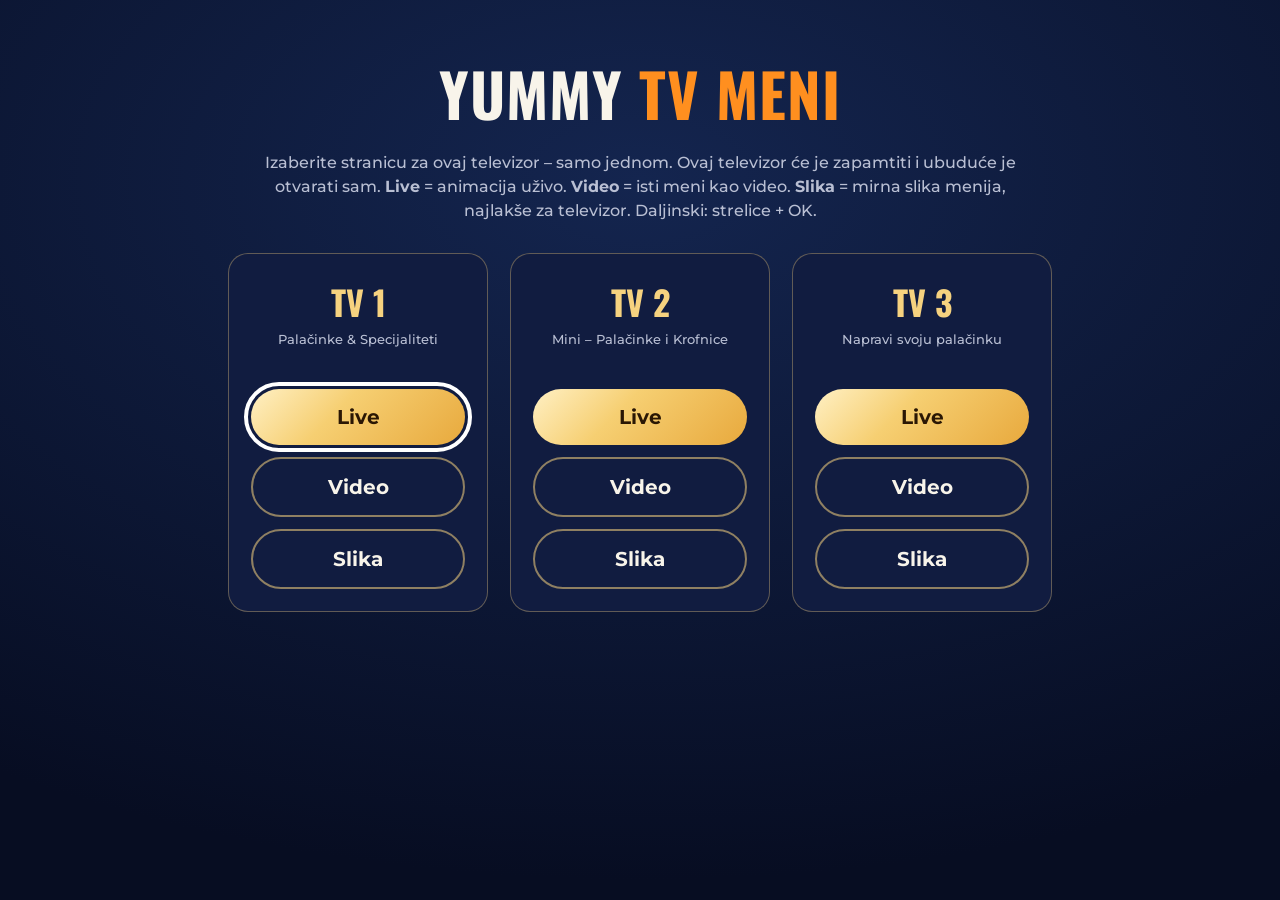
<file: index.html>
<!doctype html>
<html lang="sr-ME">
<head>
<meta charset="utf-8">
<meta name="viewport" content="width=device-width,initial-scale=1">
<meta name="robots" content="noindex, nofollow, noarchive, noimageindex, noai, noimageai">
<meta name="referrer" content="no-referrer">
<meta http-equiv="Content-Security-Policy" content="default-src 'self'; script-src 'self' 'unsafe-inline'; style-src 'self' 'unsafe-inline'; img-src 'self' data: blob:; media-src 'self'; font-src 'self' data:; connect-src 'self'; object-src 'none'; base-uri 'self'; form-action 'none'">
<title>Yummy TV menu</title>
<link rel="stylesheet" href="assets/fonts.css">
<style>
  :root{--bg:#070d22;--card:#111c40;--ink:#f8f4ea;--muted:#b9bfd3;--gold:#f6d27f;--orange:#ff8f1f}
  *{box-sizing:border-box}
  body{margin:0;min-height:100vh;background:radial-gradient(1200px 700px at 50% 20%,#14254f,var(--bg));color:var(--ink);
    font-family:Montserrat,system-ui,sans-serif;display:flex;flex-direction:column;align-items:center;padding:48px 16px}
  h1{font-family:Oswald,sans-serif;font-weight:700;font-size:clamp(34px,5vw,60px);margin:0;text-transform:uppercase;letter-spacing:1px}
  h1 span{color:var(--orange)}
  p{color:var(--muted);max-width:760px;text-align:center;line-height:1.5;margin:14px 0 30px}
  .grid{display:grid;grid-template-columns:repeat(3,minmax(0,260px));gap:22px;width:100%;justify-content:center}
  .tv{background:var(--card);border:1px solid rgba(246,210,127,.35);border-radius:20px;padding:22px;text-align:center}
  .tv h2{font-family:Oswald,sans-serif;font-size:34px;margin:0 0 4px;color:var(--gold)}
  .tv small{display:block;color:var(--muted);margin-bottom:18px;min-height:40px}
  a{display:block;margin-top:12px;padding:16px;border-radius:999px;font-weight:700;font-size:20px;text-decoration:none;
    color:#2a1704;background:linear-gradient(135deg,#fff0c4,#f6cf72 40%,#e8a93d)}
  a.alt{color:var(--ink);background:transparent;border:2px solid rgba(246,210,127,.55)}
  a:focus,a:hover{outline:4px solid #fff;outline-offset:3px}
  a.chosen{box-shadow:0 0 0 4px var(--orange)}
  #auto{display:none;align-items:center;gap:22px;flex-wrap:wrap;justify-content:center;margin:0 0 30px;padding:18px 26px;
    border-radius:20px;background:rgba(255,143,31,.12);border:2px solid var(--orange);font-size:22px;font-weight:600;text-align:center}
  #auto b{color:var(--gold)}
  #auto button{font:inherit;font-weight:700;font-size:20px;padding:12px 26px;border-radius:999px;border:2px solid var(--gold);
    background:transparent;color:var(--ink);cursor:pointer}
  #auto button:focus{outline:4px solid #fff;outline-offset:3px}
  #clockWarn{display:none;margin:0 0 26px;padding:16px 24px;max-width:760px;border-radius:16px;    background:rgba(196,3,8,.22);border:2px solid #ff6b6b;color:#fff;font-size:20px;line-height:1.4;text-align:center}
  @media (max-width:820px){.grid{grid-template-columns:minmax(0,340px)}}
</style>
</head>
<body>
  <h1>Yummy <span>TV meni</span></h1>
  <p>Izaberite stranicu za ovaj televizor – samo jednom. Ovaj televizor će je zapamtiti i ubuduće je otvarati sam.
     <b>Live</b> = animacija uživo. <b>Video</b> = isti meni kao video. <b>Slika</b> = mirna slika menija, najlakše za televizor. Daljinski: strelice + OK.</p>
  <div id="clockWarn"><b>⏰TV sat nije tačan</b><br>Provjerite Date &amp; time → Automatic (internetsko vrijeme) u podešavanjima televizora.
    Santa i ostale animacije se neće poklapati na TV-ovima dok sat ne bude tačan.</div>
  <div id="auto"><span>Otvaram <b id="autoName"></b> za <b id="autoSec">8</b> s…</span>
    <button id="change" type="button">Promijeni izbor</button></div>
  <div class="grid">
    <div class="tv"><h2>TV 1</h2><small>Palačinke &amp; Specijaliteti</small>
      <a href="tv1.html">Live</a><a class="alt" href="tv1-video.html">Video</a><a class="alt" href="tv1-image.html">Slika</a></div>
    <div class="tv"><h2>TV 2</h2><small>Mini – Palačinke i Krofnice</small>
      <a href="tv2.html">Live</a><a class="alt" href="tv2-video.html">Video</a><a class="alt" href="tv2-image.html">Slika</a></div>
    <div class="tv"><h2>TV 3</h2><small>Napravi svoju palačinku</small>
      <a href="tv3.html">Live</a><a class="alt" href="tv3-video.html">Video</a><a class="alt" href="tv3-image.html">Slika</a></div>
  </div>
<script>
(function () {
  var KEY = 'yummyTvPage', saved = null;
  try { saved = localStorage.getItem(KEY); } catch (e) {}
  var links = document.querySelectorAll('.grid a');
  var NAMES = {"tv1.html":"TV 1 (Live)","tv1-video.html":"TV 1 (Video)","tv1-image.html":"TV 1 (Slika)","tv2.html":"TV 2 (Live)","tv2-video.html":"TV 2 (Video)","tv2-image.html":"TV 2 (Slika)","tv3.html":"TV 3 (Live)","tv3-video.html":"TV 3 (Video)","tv3-image.html":"TV 3 (Slika)"};
  for (var i = 0; i < links.length; i++) {
    links[i].addEventListener('click', function () {
      try { localStorage.setItem(KEY, this.getAttribute('href')); } catch (e) {}
    });
    if (links[i].getAttribute('href') === saved) links[i].classList.add('chosen');
  }
  var choose = /[?&]izbor\b/.test(location.search);
  if (!saved || !NAMES[saved] || choose) { links[0].focus(); return; }
  var box = document.getElementById('auto'), sec = 8, timer;
  document.getElementById('autoName').textContent = NAMES[saved];
  box.style.display = 'flex';
  var btn = document.getElementById('change');
  btn.focus();
  function cancel() {
    clearInterval(timer);
    box.style.display = 'none';
    var c = document.querySelector('a.chosen') || links[0];
    c.focus();
  }
  btn.addEventListener('click', cancel);
  timer = setInterval(function () {
    sec--;
    document.getElementById('autoSec').textContent = sec;
    if (sec <= 0) { clearInterval(timer); location.replace(saved); }
  }, 1000);
})();
</script>
<script>
(function () {
  var W = 5000;
  function warn(msg) { var b = document.getElementById('clockWarn'); if (!b) return; b.innerHTML = msg; b.style.display = 'block'; }
  function check() {
    fetch('version.json?nocache=' + Date.now(), { cache: 'no-store' }).then(function (r) {
      var d = r.headers.get('Date'); if (!d) return;
      var diff = Date.now() - Date.parse(d);
      if (Math.abs(diff) > W) warn("<b>⏰ Sat na ovom TV-u nije tačan (" + Math.round(diff / 1000) + " s</b><br>Uključite Date &amp; time → Automatic (internetsko vrijeme) u podešavanjima televizora.");
    }).catch(function () {});
  }
  check(); setInterval(check, 5 * 60 * 1000);
})();
</script>
</body>
</html>
</file>
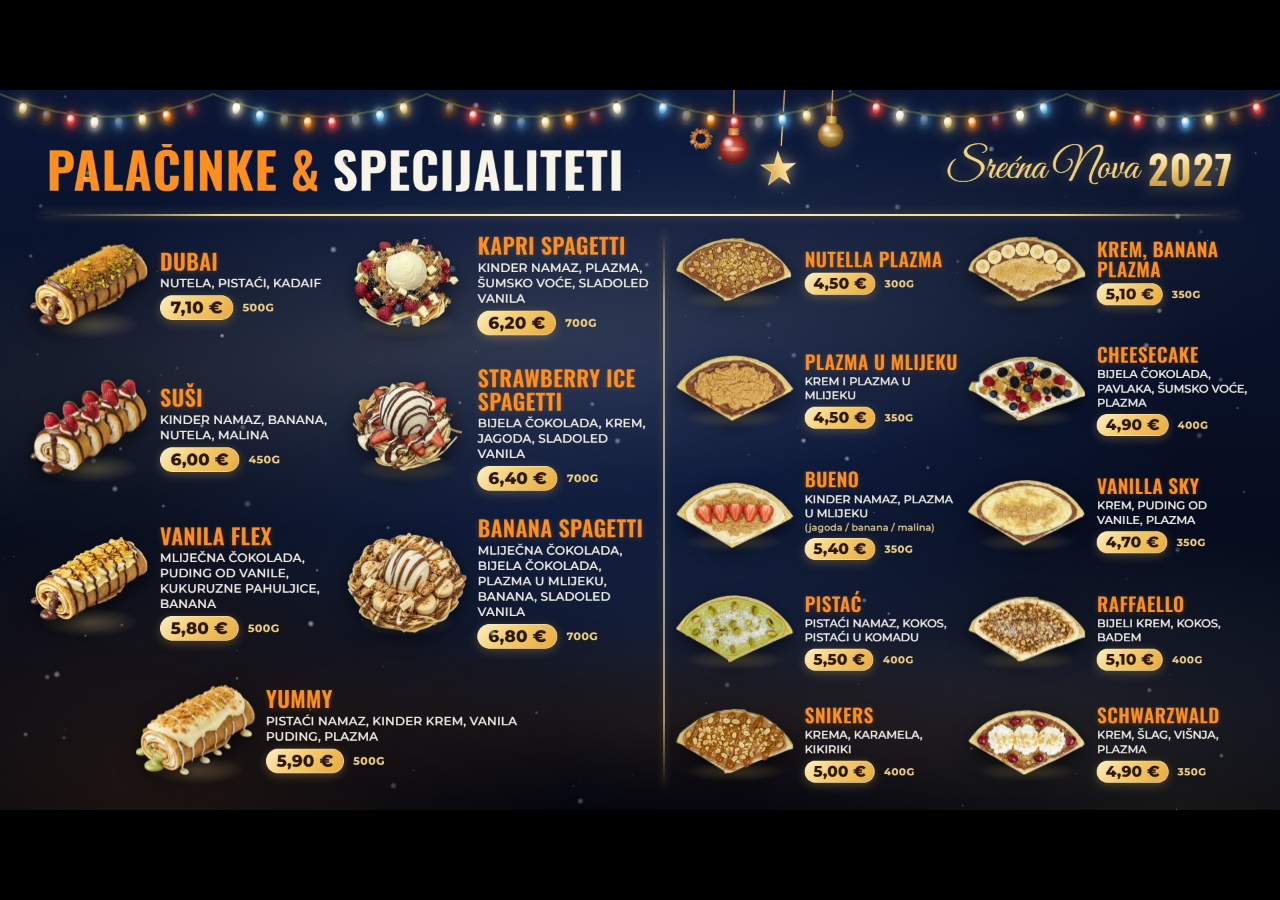
<file: tv1-image.html>
<!doctype html>
<html lang="sr-ME">
<head>
<meta charset="utf-8">
<meta name="viewport" content="width=device-width,initial-scale=1">
<meta name="robots" content="noindex, nofollow, noarchive, noimageindex, noai, noimageai">
<meta name="referrer" content="no-referrer">
<meta http-equiv="Content-Security-Policy" content="default-src 'self'; script-src 'self' 'unsafe-inline'; style-src 'self' 'unsafe-inline'; img-src 'self' data: blob:; media-src 'self'; font-src 'self' data:; connect-src 'self'; object-src 'none'; base-uri 'self'; form-action 'none'">
<title>Yummy TV 1 – slika</title>
<style>
  html,body{margin:0;width:100%;height:100%;background:#000;overflow:hidden;cursor:none}
  img{position:fixed;top:0;right:0;bottom:0;left:0;width:100vw;height:100vh;object-fit:contain;background:#000;display:block}
</style>
</head>
<body>
<img id="p" alt="Yummy meni" data-src="picture/Yummy-tv1.jpg">
<script>window.YUMMY_COUNT=3;</script>
<script src="assets/picture.js"></script>
<script src="assets/update.js"></script>
</body>
</html>
</file>
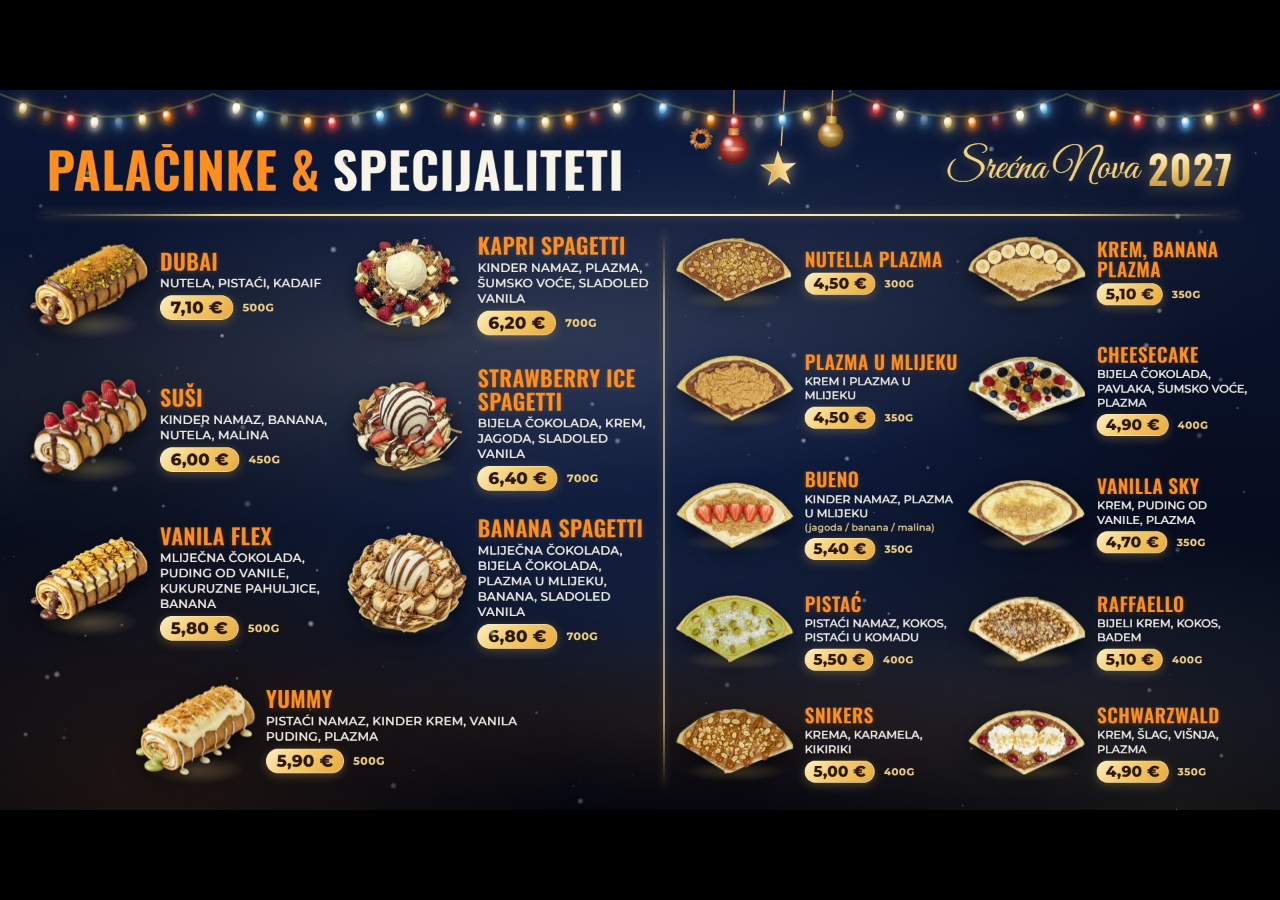
<file: tv1-video.html>
<!doctype html>
<html lang="sr-ME">
<head>
<meta charset="utf-8">
<meta name="viewport" content="width=device-width,initial-scale=1">
<meta name="robots" content="noindex, nofollow, noarchive, noimageindex, noai, noimageai">
<meta name="referrer" content="no-referrer">
<meta http-equiv="Content-Security-Policy" content="default-src 'self'; script-src 'self' 'unsafe-inline'; style-src 'self' 'unsafe-inline'; img-src 'self' data: blob:; media-src 'self'; font-src 'self' data:; connect-src 'self'; object-src 'none'; base-uri 'self'; form-action 'none'">
<title>Yummy TV 1 – video</title>
<style>
  html,body{margin:0;width:100%;height:100%;background:#000;overflow:hidden;cursor:none}
  video{position:fixed;top:0;right:0;bottom:0;left:0;width:100vw;height:100vh;object-fit:contain;background:#000}
</style>
</head>
<body>
<video id="v" src="video/Yummy-tv1.mp4" muted autoplay loop playsinline preload="auto"></video>
<script>window.YUMMY_COUNT=3;</script>
<script src="assets/video-sync.js"></script>
<script src="assets/update.js"></script>
</body>
</html>
</file>
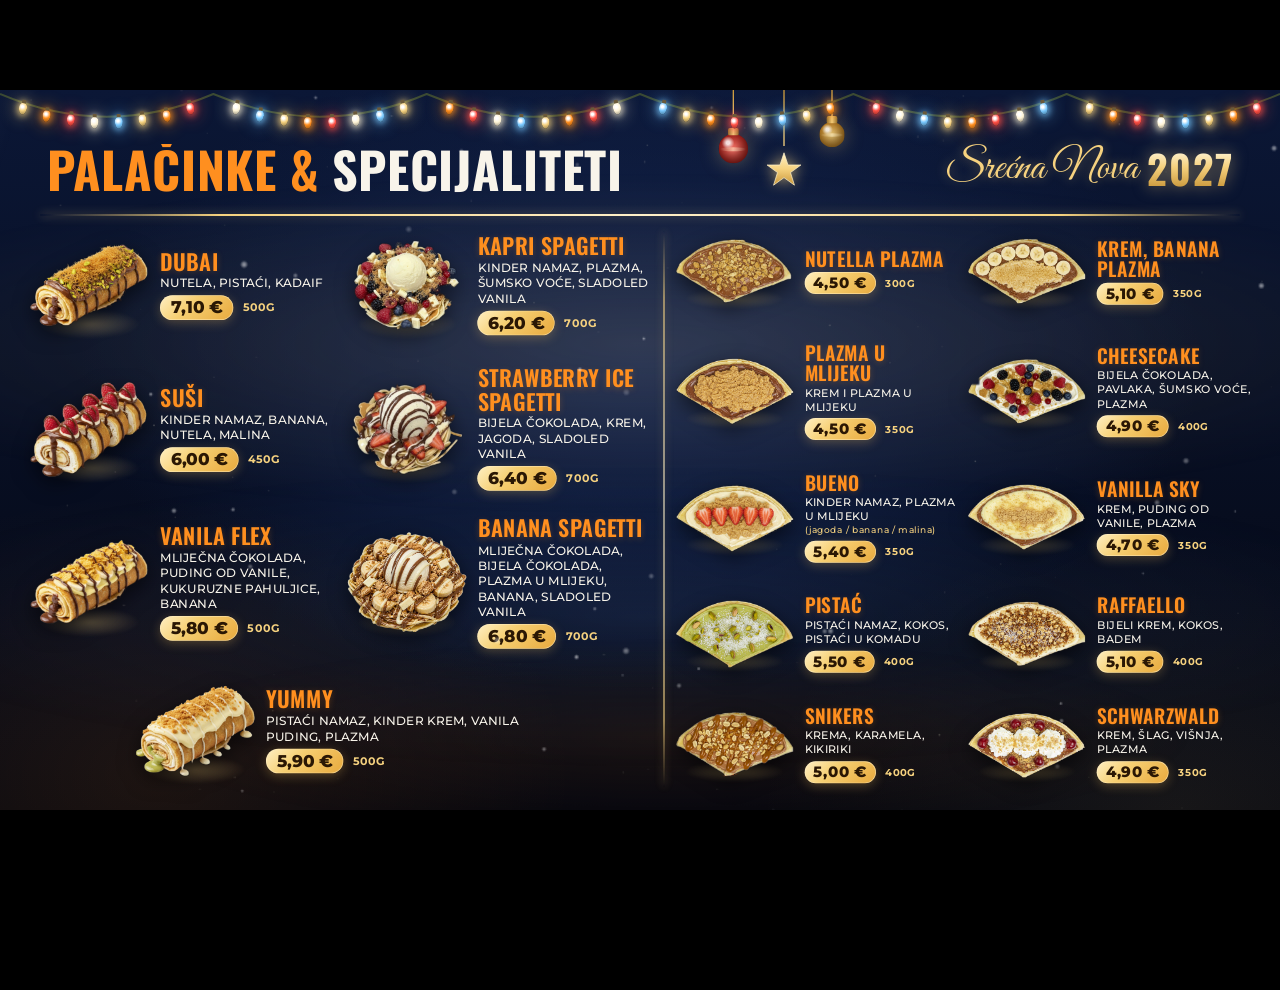
<file: tv1.html>
<!doctype html>
<html lang="sr-ME">
<head>
<meta charset="utf-8">
<meta name="viewport" content="width=device-width,initial-scale=1">
<meta name="robots" content="noindex, nofollow, noarchive, noimageindex, noai, noimageai">
<meta name="referrer" content="no-referrer">
<meta http-equiv="Content-Security-Policy" content="default-src 'self'; script-src 'self' 'unsafe-inline'; style-src 'self' 'unsafe-inline'; img-src 'self' data: blob:; media-src 'self'; font-src 'self' data:; connect-src 'self'; object-src 'none'; base-uri 'self'; form-action 'none'">
<title>Yummy TV 1 – Palačinke &amp; Specijaliteti</title>
<link rel="stylesheet" href="assets/fonts.css">
<link rel="stylesheet" href="assets/base.css">
<link rel="stylesheet" href="assets/themes/newyear/theme.css">
</head>
<body class="t-newyear L-split">
<div id="stage">
<div class="ribbon r1"></div><div class="ribbon r2"></div><div class="ribbon r3"></div><div class="sweep"></div><div id="garland"></div>
<canvas id="fx-back"></canvas>
<div class="content" id="content"><div class="scr"><header class="hdr" data-fit><h1 class="title"><span class="t-acc">Palačinke &amp;</span><span class="t-main">Specijaliteti</span></h1><div class="greet "><span class="script">Srećna Nova</span><span class="year">2027</span></div></header><div class="hline"></div><div class="cols"><div class="area"><div class="part"><section class="sec s-big" data-fit style="--cols:2;--rows:4"><div class="it"><div class="dish"><img src="assets/img/r_dubai.png" alt=""></div><div class="tx"><div class="name">Dubai</div><div class="ingr">Nutela, pistaći, kadaif</div><div class="meta"><span class="price">7,10 €</span><span class="w">500g</span></div></div></div><div class="it"><div class="dish"><img src="assets/img/r_kapri.png" alt=""></div><div class="tx"><div class="name">Kapri Spagetti</div><div class="ingr">Kinder namaz, plazma, šumsko voće, sladoled vanila</div><div class="meta"><span class="price">6,20 €</span><span class="w">700g</span></div></div></div><div class="it"><div class="dish"><img src="assets/img/r_susi.png" alt=""></div><div class="tx"><div class="name">Suši</div><div class="ingr">Kinder namaz, banana, nutela, malina</div><div class="meta"><span class="price">6,00 €</span><span class="w">450g</span></div></div></div><div class="it"><div class="dish"><img src="assets/img/r_straw.png" alt=""></div><div class="tx"><div class="name">Strawberry Ice Spagetti</div><div class="ingr">Bijela čokolada, krem, jagoda, sladoled vanila</div><div class="meta"><span class="price">6,40 €</span><span class="w">700g</span></div></div></div><div class="it"><div class="dish"><img src="assets/img/r_flex.png" alt=""></div><div class="tx"><div class="name">Vanila Flex</div><div class="ingr">Mliječna čokolada, puding od vanile, kukuruzne pahuljice, banana</div><div class="meta"><span class="price">5,80 €</span><span class="w">500g</span></div></div></div><div class="it"><div class="dish"><img src="assets/img/r_banana.png" alt=""></div><div class="tx"><div class="name">Banana Spagetti</div><div class="ingr">Mliječna čokolada, bijela čokolada, plazma u mlijeku, banana, Sladoled Vanila</div><div class="meta"><span class="price">6,80 €</span><span class="w">700g</span></div></div></div><div class="it solo"><div class="dish"><img src="assets/img/r_yummy.png" alt=""></div><div class="tx"><div class="name">Yummy</div><div class="ingr">Pistaći namaz, kinder krem, vanila puding, plazma</div><div class="meta"><span class="price">5,90 €</span><span class="w">500g</span></div></div></div></section></div></div><div class="vsep"></div><div class="area"><div class="part"><section class="sec s-medium" data-fit style="--cols:2;--rows:5"><div class="it"><div class="dish"><img src="assets/img/c_nutella.png" alt=""></div><div class="tx"><div class="name">Nutella Plazma</div><div class="meta"><span class="price">4,50 €</span><span class="w">300g</span></div></div></div><div class="it"><div class="dish"><img src="assets/img/c_banana.png" alt=""></div><div class="tx"><div class="name">Krem, Banana Plazma</div><div class="meta"><span class="price">5,10 €</span><span class="w">350g</span></div></div></div><div class="it"><div class="dish"><img src="assets/img/c_plazma.png" alt=""></div><div class="tx"><div class="name">Plazma u mlijeku</div><div class="ingr">Krem i plazma u mlijeku</div><div class="meta"><span class="price">4,50 €</span><span class="w">350g</span></div></div></div><div class="it"><div class="dish"><img src="assets/img/c_cheese.png" alt=""></div><div class="tx"><div class="name">Cheesecake</div><div class="ingr">Bijela čokolada, pavlaka, šumsko voće, plazma</div><div class="meta"><span class="price">4,90 €</span><span class="w">400g</span></div></div></div><div class="it"><div class="dish"><img src="assets/img/c_bueno.png" alt=""></div><div class="tx"><div class="name">Bueno</div><div class="ingr">Kinder namaz, plazma u mlijeku<small>(jagoda / banana / malina)</small></div><div class="meta"><span class="price">5,40 €</span><span class="w">350g</span></div></div></div><div class="it"><div class="dish"><img src="assets/img/c_vanilla.png" alt=""></div><div class="tx"><div class="name">Vanilla Sky</div><div class="ingr">Krem, puding od vanile, plazma</div><div class="meta"><span class="price">4,70 €</span><span class="w">350g</span></div></div></div><div class="it"><div class="dish"><img src="assets/img/c_pistac.png" alt=""></div><div class="tx"><div class="name">Pistać</div><div class="ingr">Pistaći namaz, kokos, pistaći u komadu</div><div class="meta"><span class="price">5,50 €</span><span class="w">400g</span></div></div></div><div class="it"><div class="dish"><img src="assets/img/c_raff.png" alt=""></div><div class="tx"><div class="name">Raffaello</div><div class="ingr">Bijeli krem, kokos, badem</div><div class="meta"><span class="price">5,10 €</span><span class="w">400g</span></div></div></div><div class="it"><div class="dish"><img src="assets/img/c_snikers.png" alt=""></div><div class="tx"><div class="name">Snikers</div><div class="ingr">Krema, karamela, kikiriki</div><div class="meta"><span class="price">5,00 €</span><span class="w">400g</span></div></div></div><div class="it"><div class="dish"><img src="assets/img/c_schwarz.png" alt=""></div><div class="tx"><div class="name">Schwarzwald</div><div class="ingr">Krem, šlag, višnja, plazma</div><div class="meta"><span class="price">4,90 €</span><span class="w">350g</span></div></div></div></section></div></div></div></div></div>
<canvas id="fx-front"></canvas>
</div>
<script>window.YUMMY={tv:1,count:3,theme:"newyear",big:true};</script>
<script src="assets/fit.js"></script>
<script src="assets/themes/newyear/fx.js"></script>
<script src="assets/update.js"></script>
</body>
</html>
</file>
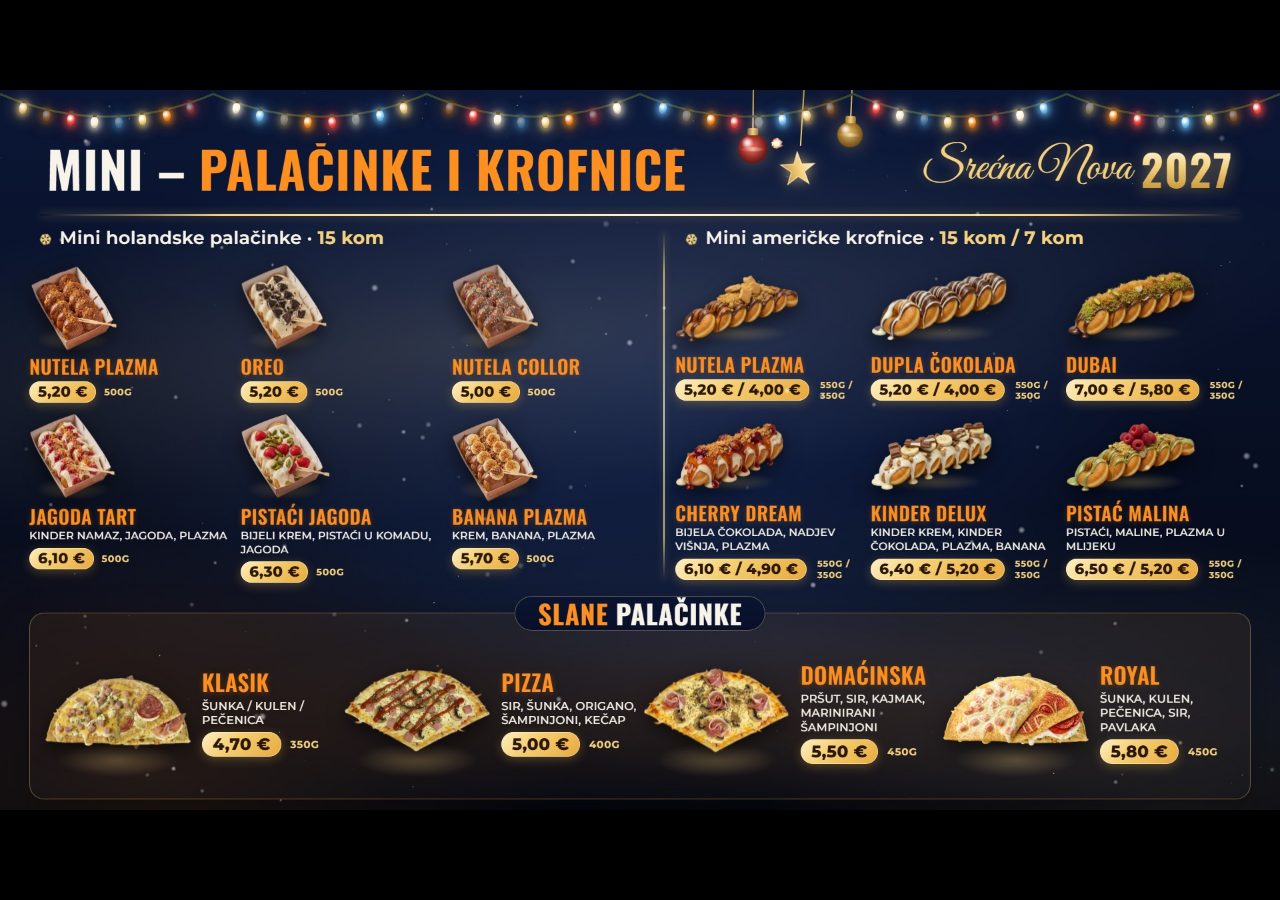
<file: tv2-image.html>
<!doctype html>
<html lang="sr-ME">
<head>
<meta charset="utf-8">
<meta name="viewport" content="width=device-width,initial-scale=1">
<meta name="robots" content="noindex, nofollow, noarchive, noimageindex, noai, noimageai">
<meta name="referrer" content="no-referrer">
<meta http-equiv="Content-Security-Policy" content="default-src 'self'; script-src 'self' 'unsafe-inline'; style-src 'self' 'unsafe-inline'; img-src 'self' data: blob:; media-src 'self'; font-src 'self' data:; connect-src 'self'; object-src 'none'; base-uri 'self'; form-action 'none'">
<title>Yummy TV 2 – slika</title>
<style>
  html,body{margin:0;width:100%;height:100%;background:#000;overflow:hidden;cursor:none}
  img{position:fixed;top:0;right:0;bottom:0;left:0;width:100vw;height:100vh;object-fit:contain;background:#000;display:block}
</style>
</head>
<body>
<img id="p" alt="Yummy meni" data-src="picture/Yummy-tv2.jpg">
<script>window.YUMMY_COUNT=3;</script>
<script src="assets/picture.js"></script>
<script src="assets/update.js"></script>
</body>
</html>
</file>
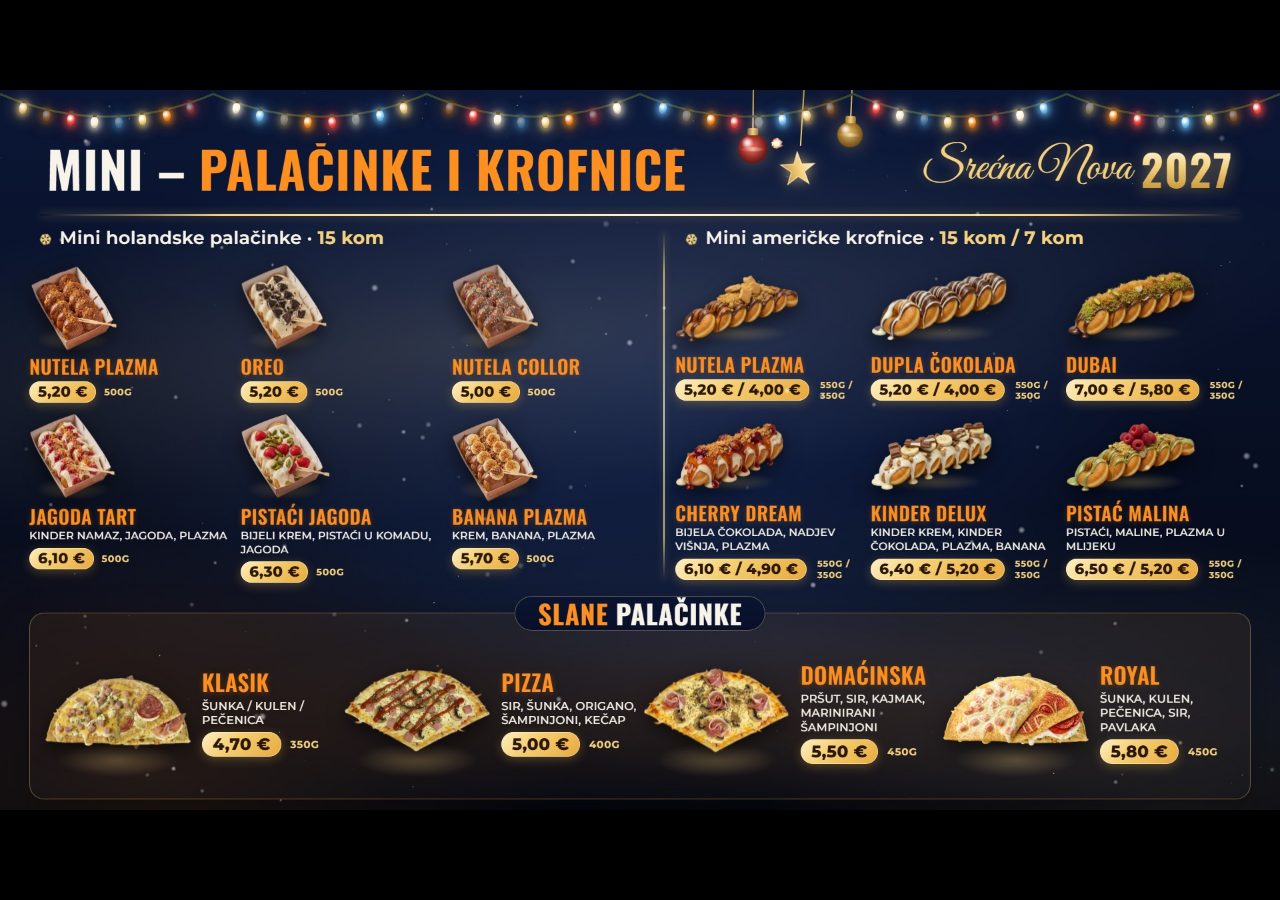
<file: tv2-video.html>
<!doctype html>
<html lang="sr-ME">
<head>
<meta charset="utf-8">
<meta name="viewport" content="width=device-width,initial-scale=1">
<meta name="robots" content="noindex, nofollow, noarchive, noimageindex, noai, noimageai">
<meta name="referrer" content="no-referrer">
<meta http-equiv="Content-Security-Policy" content="default-src 'self'; script-src 'self' 'unsafe-inline'; style-src 'self' 'unsafe-inline'; img-src 'self' data: blob:; media-src 'self'; font-src 'self' data:; connect-src 'self'; object-src 'none'; base-uri 'self'; form-action 'none'">
<title>Yummy TV 2 – video</title>
<style>
  html,body{margin:0;width:100%;height:100%;background:#000;overflow:hidden;cursor:none}
  video{position:fixed;top:0;right:0;bottom:0;left:0;width:100vw;height:100vh;object-fit:contain;background:#000}
</style>
</head>
<body>
<video id="v" src="video/Yummy-tv2.mp4" muted autoplay loop playsinline preload="auto"></video>
<script>window.YUMMY_COUNT=3;</script>
<script src="assets/video-sync.js"></script>
<script src="assets/update.js"></script>
</body>
</html>
</file>
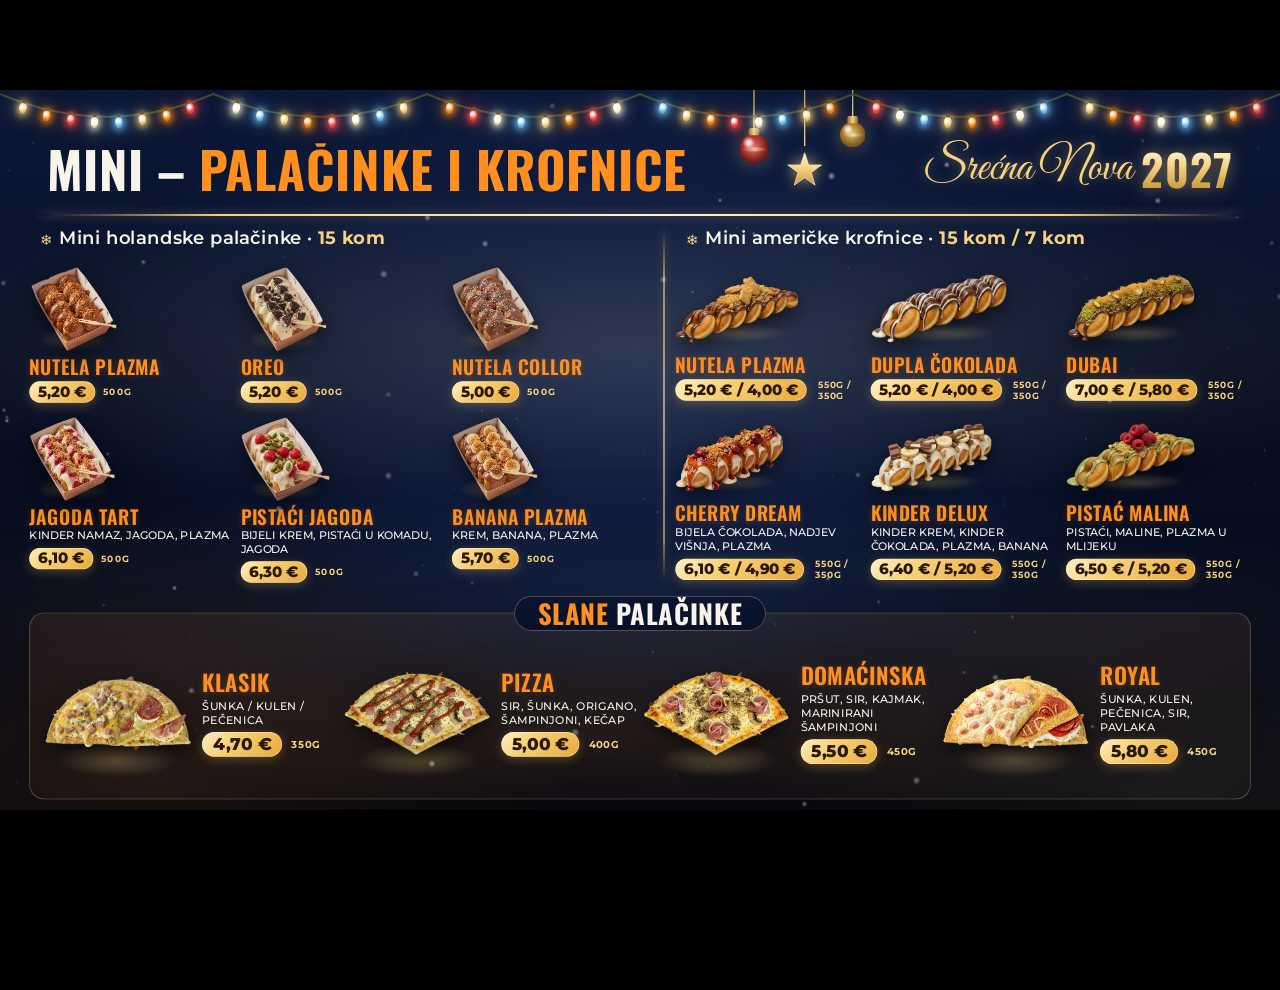
<file: tv2.html>
<!doctype html>
<html lang="sr-ME">
<head>
<meta charset="utf-8">
<meta name="viewport" content="width=device-width,initial-scale=1">
<meta name="robots" content="noindex, nofollow, noarchive, noimageindex, noai, noimageai">
<meta name="referrer" content="no-referrer">
<meta http-equiv="Content-Security-Policy" content="default-src 'self'; script-src 'self' 'unsafe-inline'; style-src 'self' 'unsafe-inline'; img-src 'self' data: blob:; media-src 'self'; font-src 'self' data:; connect-src 'self'; object-src 'none'; base-uri 'self'; form-action 'none'">
<title>Yummy TV 2 – Mini – Palačinke i Krofnice</title>
<link rel="stylesheet" href="assets/fonts.css">
<link rel="stylesheet" href="assets/base.css">
<link rel="stylesheet" href="assets/themes/newyear/theme.css">
</head>
<body class="t-newyear L-split-band">
<div id="stage">
<div class="ribbon r1"></div><div class="ribbon r2"></div><div class="ribbon r3"></div><div class="sweep"></div><div id="garland"></div>
<canvas id="fx-back"></canvas>
<div class="content" id="content"><div class="scr"><header class="hdr" data-fit><h1 class="title"><span class="t-main">Mini –</span><span class="t-acc">Palačinke i Krofnice</span></h1><div class="greet "><span class="script">Srećna Nova</span><span class="year">2027</span></div></header><div class="hline"></div><div class="cols"><div class="area"><div class="part"><div class="sub"><span class="deco"></span>Mini holandske palačinke · <b>15 kom</b></div><section class="sec s-tiles" data-fit style="--cols:3;--rows:2"><div class="it"><div class="dish"><img src="assets/img/m_nutela.png" alt=""></div><div class="tx"><div class="name">Nutela Plazma</div><div class="meta"><span class="price">5,20 €</span><span class="w">500g</span></div></div></div><div class="it"><div class="dish"><img src="assets/img/m_oreo.png" alt=""></div><div class="tx"><div class="name">Oreo</div><div class="meta"><span class="price">5,20 €</span><span class="w">500g</span></div></div></div><div class="it"><div class="dish"><img src="assets/img/m_collor.png" alt=""></div><div class="tx"><div class="name">Nutela Collor</div><div class="meta"><span class="price">5,00 €</span><span class="w">500g</span></div></div></div><div class="it"><div class="dish"><img src="assets/img/m_jagoda.png" alt=""></div><div class="tx"><div class="name">Jagoda Tart</div><div class="ingr">Kinder namaz, jagoda, plazma</div><div class="meta"><span class="price">6,10 €</span><span class="w">500g</span></div></div></div><div class="it"><div class="dish"><img src="assets/img/m_pistjag.png" alt=""></div><div class="tx"><div class="name">Pistaći Jagoda</div><div class="ingr">Bijeli krem, pistaći u komadu, jagoda</div><div class="meta"><span class="price">6,30 €</span><span class="w">500g</span></div></div></div><div class="it"><div class="dish"><img src="assets/img/m_banana.png" alt=""></div><div class="tx"><div class="name">Banana Plazma</div><div class="ingr">Krem, banana, plazma</div><div class="meta"><span class="price">5,70 €</span><span class="w">500g</span></div></div></div></section></div></div><div class="vsep"></div><div class="area"><div class="part"><div class="sub"><span class="deco"></span>Mini američke krofnice · <b>15 kom / 7 kom</b></div><section class="sec s-tiles-wide" data-fit style="--cols:3;--rows:2"><div class="it"><div class="dish"><img src="assets/img/k_nutela.png" alt=""></div><div class="tx"><div class="name">Nutela Plazma</div><div class="meta"><span class="price">5,20 € / 4,00 €</span><span class="w">550g / 350g</span></div></div></div><div class="it"><div class="dish"><img src="assets/img/k_dupla.png" alt=""></div><div class="tx"><div class="name">Dupla Čokolada</div><div class="meta"><span class="price">5,20 € / 4,00 €</span><span class="w">550g / 350g</span></div></div></div><div class="it"><div class="dish"><img src="assets/img/k_dubai.png" alt=""></div><div class="tx"><div class="name">Dubai</div><div class="meta"><span class="price">7,00 € / 5,80 €</span><span class="w">550g / 350g</span></div></div></div><div class="it"><div class="dish"><img src="assets/img/k_cherry.png" alt=""></div><div class="tx"><div class="name">Cherry Dream</div><div class="ingr">Bijela čokolada, nadjev višnja, plazma</div><div class="meta"><span class="price">6,10 € / 4,90 €</span><span class="w">550g / 350g</span></div></div></div><div class="it"><div class="dish"><img src="assets/img/k_kinder.png" alt=""></div><div class="tx"><div class="name">Kinder Delux</div><div class="ingr">Kinder krem, kinder čokolada, plazma, banana</div><div class="meta"><span class="price">6,40 € / 5,20 €</span><span class="w">550g / 350g</span></div></div></div><div class="it"><div class="dish"><img src="assets/img/k_pistac.png" alt=""></div><div class="tx"><div class="name">Pistać Malina</div><div class="ingr">Pistaći, maline, plazma u mlijeku</div><div class="meta"><span class="price">6,50 € / 5,20 €</span><span class="w">550g / 350g</span></div></div></div></section></div></div></div><div class="band panel"><div class="band-h"><span class="acc">Slane</span> Palačinke</div><section class="sec s-band" data-fit style="--cols:4;--rows:1"><div class="it"><div class="dish"><img src="assets/img/s_klasik.png" alt=""></div><div class="tx"><div class="name">Klasik</div><div class="ingr">Šunka / kulen / pečenica</div><div class="meta"><span class="price">4,70 €</span><span class="w">350g</span></div></div></div><div class="it"><div class="dish"><img src="assets/img/s_pizza.png" alt=""></div><div class="tx"><div class="name">Pizza</div><div class="ingr">Sir, šunka, origano, šampinjoni, kečap</div><div class="meta"><span class="price">5,00 €</span><span class="w">400g</span></div></div></div><div class="it"><div class="dish"><img src="assets/img/s_domac.png" alt=""></div><div class="tx"><div class="name">Domaćinska</div><div class="ingr">Pršut, sir, kajmak, marinirani šampinjoni</div><div class="meta"><span class="price">5,50 €</span><span class="w">450g</span></div></div></div><div class="it"><div class="dish"><img src="assets/img/s_royal.png" alt=""></div><div class="tx"><div class="name">Royal</div><div class="ingr">Šunka, kulen, pečenica, sir, pavlaka</div><div class="meta"><span class="price">5,80 €</span><span class="w">450g</span></div></div></div></section></div></div></div>
<canvas id="fx-front"></canvas>
</div>
<script>window.YUMMY={tv:2,count:3,theme:"newyear",big:true};</script>
<script src="assets/fit.js"></script>
<script src="assets/themes/newyear/fx.js"></script>
<script src="assets/update.js"></script>
</body>
</html>
</file>
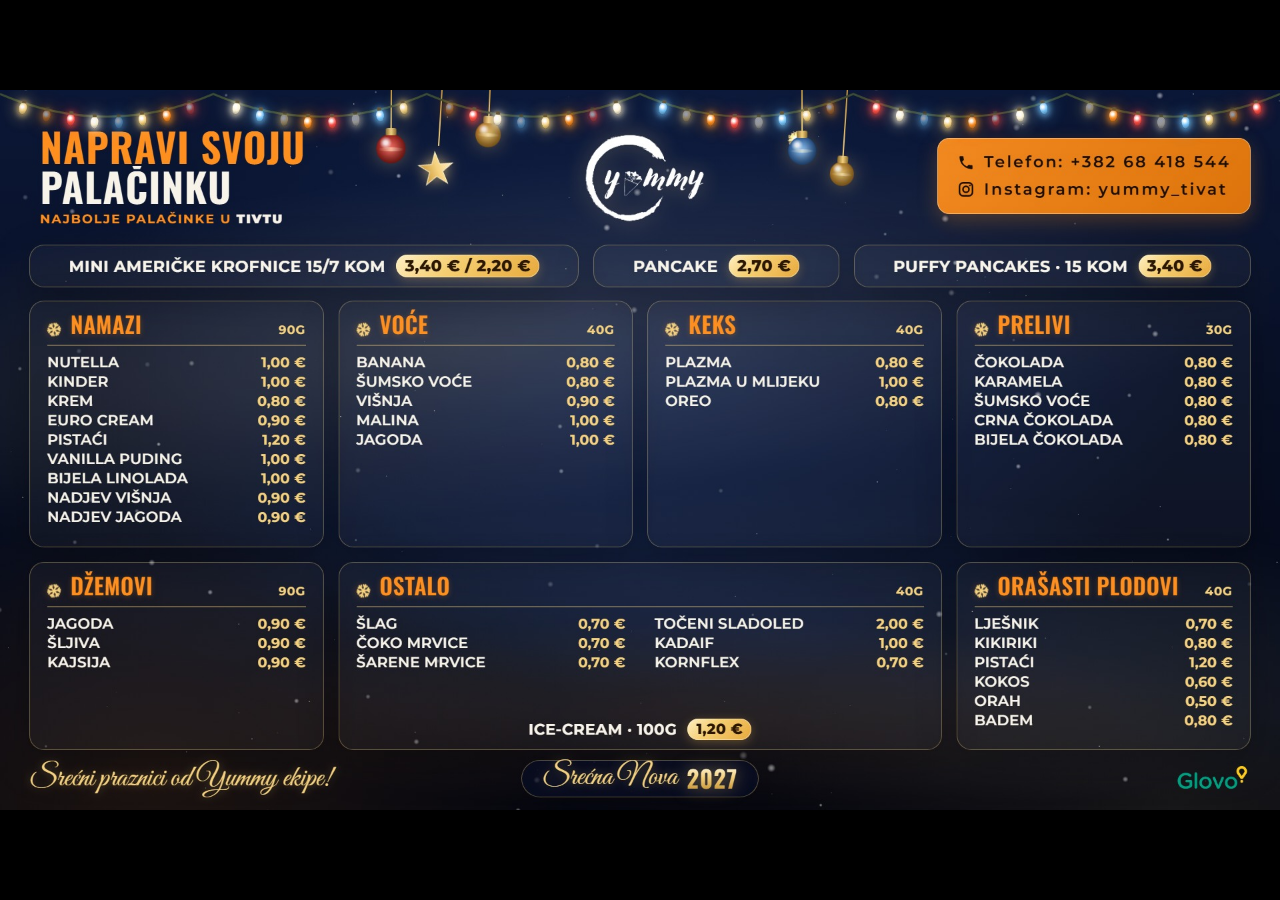
<file: tv3-image.html>
<!doctype html>
<html lang="sr-ME">
<head>
<meta charset="utf-8">
<meta name="viewport" content="width=device-width,initial-scale=1">
<meta name="robots" content="noindex, nofollow, noarchive, noimageindex, noai, noimageai">
<meta name="referrer" content="no-referrer">
<meta http-equiv="Content-Security-Policy" content="default-src 'self'; script-src 'self' 'unsafe-inline'; style-src 'self' 'unsafe-inline'; img-src 'self' data: blob:; media-src 'self'; font-src 'self' data:; connect-src 'self'; object-src 'none'; base-uri 'self'; form-action 'none'">
<title>Yummy TV 3 – slika</title>
<style>
  html,body{margin:0;width:100%;height:100%;background:#000;overflow:hidden;cursor:none}
  img{position:fixed;top:0;right:0;bottom:0;left:0;width:100vw;height:100vh;object-fit:contain;background:#000;display:block}
</style>
</head>
<body>
<img id="p" alt="Yummy meni" data-src="picture/Yummy-tv3.jpg">
<script>window.YUMMY_COUNT=3;</script>
<script src="assets/picture.js"></script>
<script src="assets/update.js"></script>
</body>
</html>
</file>
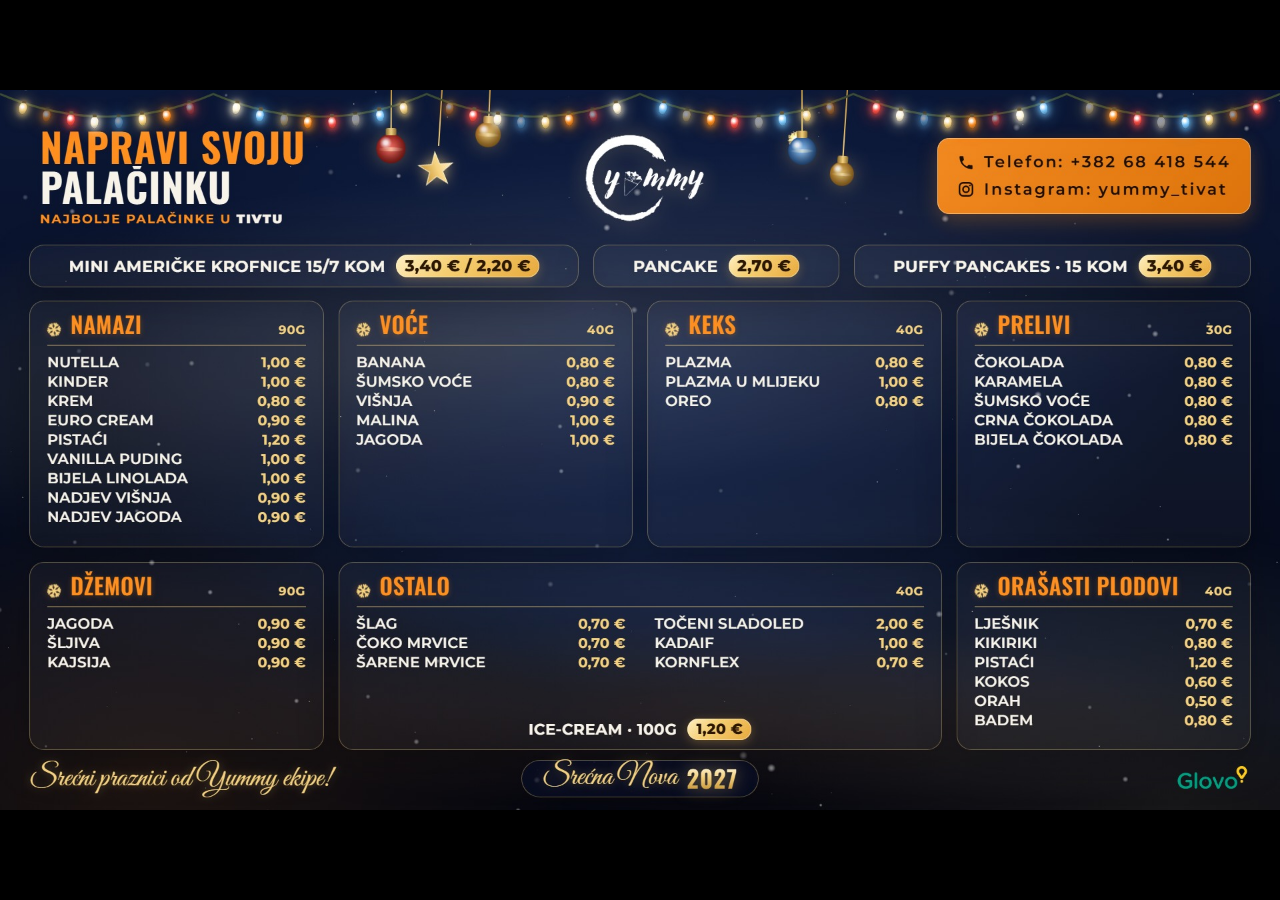
<file: tv3-video.html>
<!doctype html>
<html lang="sr-ME">
<head>
<meta charset="utf-8">
<meta name="viewport" content="width=device-width,initial-scale=1">
<meta name="robots" content="noindex, nofollow, noarchive, noimageindex, noai, noimageai">
<meta name="referrer" content="no-referrer">
<meta http-equiv="Content-Security-Policy" content="default-src 'self'; script-src 'self' 'unsafe-inline'; style-src 'self' 'unsafe-inline'; img-src 'self' data: blob:; media-src 'self'; font-src 'self' data:; connect-src 'self'; object-src 'none'; base-uri 'self'; form-action 'none'">
<title>Yummy TV 3 – video</title>
<style>
  html,body{margin:0;width:100%;height:100%;background:#000;overflow:hidden;cursor:none}
  video{position:fixed;top:0;right:0;bottom:0;left:0;width:100vw;height:100vh;object-fit:contain;background:#000}
</style>
</head>
<body>
<video id="v" src="video/Yummy-tv3.mp4" muted autoplay loop playsinline preload="auto"></video>
<script>window.YUMMY_COUNT=3;</script>
<script src="assets/video-sync.js"></script>
<script src="assets/update.js"></script>
</body>
</html>
</file>
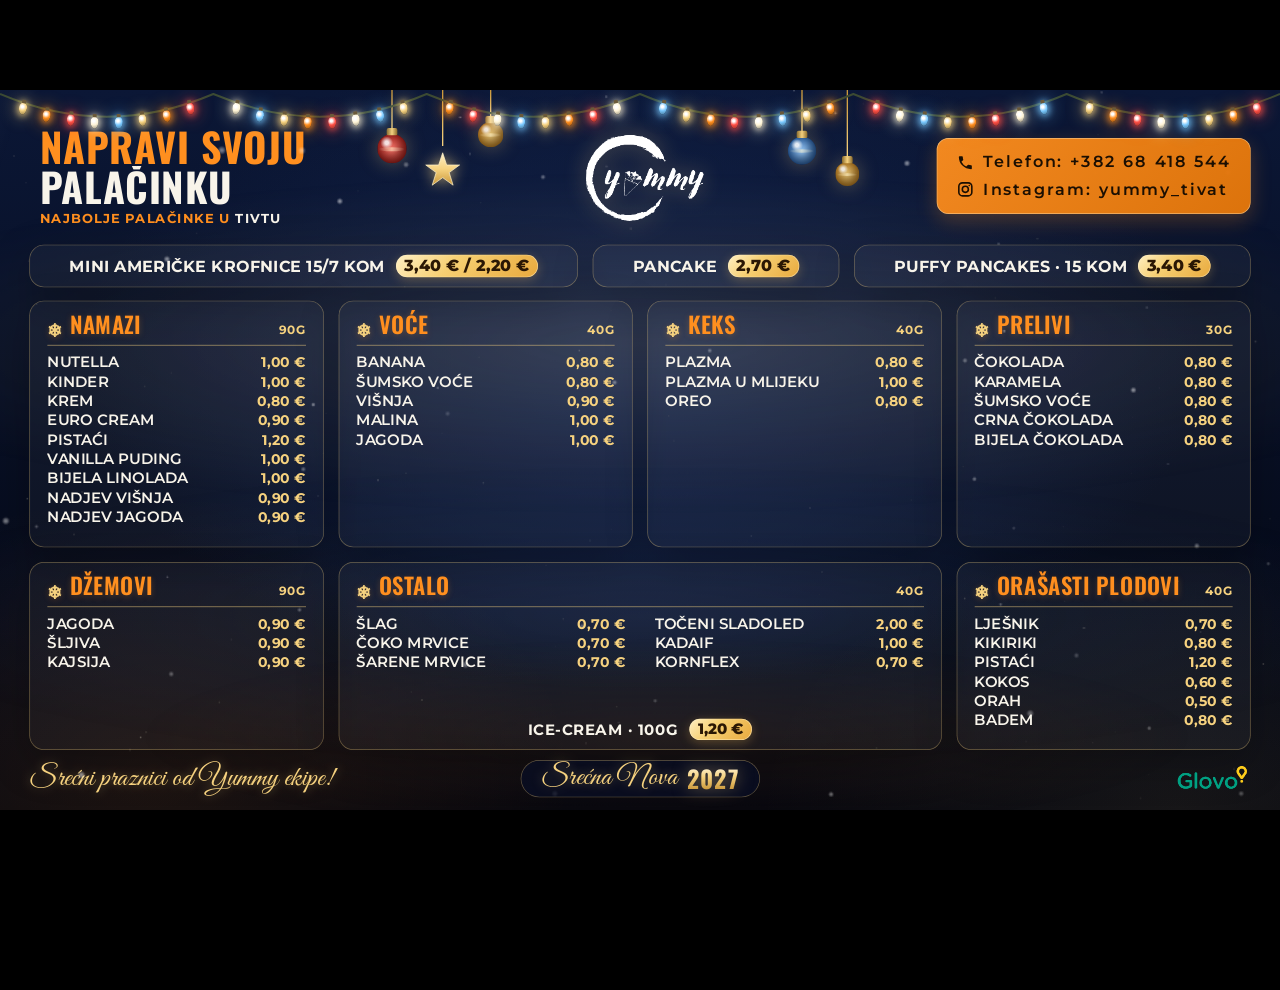
<file: tv3.html>
<!doctype html>
<html lang="sr-ME">
<head>
<meta charset="utf-8">
<meta name="viewport" content="width=device-width,initial-scale=1">
<meta name="robots" content="noindex, nofollow, noarchive, noimageindex, noai, noimageai">
<meta name="referrer" content="no-referrer">
<meta http-equiv="Content-Security-Policy" content="default-src 'self'; script-src 'self' 'unsafe-inline'; style-src 'self' 'unsafe-inline'; img-src 'self' data: blob:; media-src 'self'; font-src 'self' data:; connect-src 'self'; object-src 'none'; base-uri 'self'; form-action 'none'">
<title>Yummy TV 3 – Napravi svoju palačinku</title>
<link rel="stylesheet" href="assets/fonts.css">
<link rel="stylesheet" href="assets/base.css">
<link rel="stylesheet" href="assets/themes/newyear/theme.css">
</head>
<body class="t-newyear L-builder">
<div id="stage">
<div class="ribbon r1"></div><div class="ribbon r2"></div><div class="ribbon r3"></div><div class="sweep"></div><div id="garland"></div>
<canvas id="fx-back"></canvas>
<div class="content" id="content"><div class="scr"><header class="hdr" data-fit><div class="tblock"><h1 class="title col"><span class="t-acc">Napravi svoju</span><span class="t-main">palačinku</span></h1><div class="tag">Najbolje palačinke u <b>Tivtu</b></div></div><div class="logo"><img src="assets/img/logo.png" alt="Yummy"></div><div class="contact"><div><svg viewBox="0 0 24 24" fill="currentColor"><path d="M6.6 10.8a15.1 15.1 0 0 0 6.6 6.6l2.2-2.2a1 1 0 0 1 1-.25 11.4 11.4 0 0 0 3.6.57 1 1 0 0 1 1 1V20a1 1 0 0 1-1 1A17 17 0 0 1 3 4a1 1 0 0 1 1-1h3.5a1 1 0 0 1 1 1c0 1.25.2 2.45.57 3.57a1 1 0 0 1-.25 1z"/></svg>Telefon: +382 68 418 544</div><div><svg viewBox="0 0 24 24" fill="none" stroke="currentColor" stroke-width="2.2"><rect x="3" y="3" width="18" height="18" rx="5"/><circle cx="12" cy="12" r="4.2"/><circle cx="17.4" cy="6.6" r="1.1" fill="currentColor" stroke="none"/></svg>Instagram: yummy_tivat</div></div></header><div class="pills" data-fit><div class="pill panel">Mini američke krofnice 15/7 kom <span class="price">3,40 € / 2,20 €</span></div><div class="pill panel">Pancake <span class="price">2,70 €</span></div><div class="pill panel">Puffy pancakes · 15 kom <span class="price">3,40 €</span></div></div><div class="cards" data-fit style="--rows:2"><div class="card panel"><h3><span class="name"><span class="deco"></span>Namazi</span><span class="w">90g</span></h3><ul><li><span>Nutella</span><span class="p">1,00 €</span></li><li><span>Kinder</span><span class="p">1,00 €</span></li><li><span>Krem</span><span class="p">0,80 €</span></li><li><span>Euro cream</span><span class="p">0,90 €</span></li><li><span>Pistaći</span><span class="p">1,20 €</span></li><li><span>Vanilla puding</span><span class="p">1,00 €</span></li><li><span>Bijela linolada</span><span class="p">1,00 €</span></li><li><span>Nadjev višnja</span><span class="p">0,90 €</span></li><li><span>Nadjev jagoda</span><span class="p">0,90 €</span></li></ul></div><div class="card panel"><h3><span class="name"><span class="deco"></span>Voće</span><span class="w">40g</span></h3><ul><li><span>Banana</span><span class="p">0,80 €</span></li><li><span>Šumsko voće</span><span class="p">0,80 €</span></li><li><span>Višnja</span><span class="p">0,90 €</span></li><li><span>Malina</span><span class="p">1,00 €</span></li><li><span>Jagoda</span><span class="p">1,00 €</span></li></ul></div><div class="card panel"><h3><span class="name"><span class="deco"></span>Keks</span><span class="w">40g</span></h3><ul><li><span>Plazma</span><span class="p">0,80 €</span></li><li><span>Plazma u mlijeku</span><span class="p">1,00 €</span></li><li><span>Oreo</span><span class="p">0,80 €</span></li></ul></div><div class="card panel"><h3><span class="name"><span class="deco"></span>Prelivi</span><span class="w">30g</span></h3><ul><li><span>Čokolada</span><span class="p">0,80 €</span></li><li><span>Karamela</span><span class="p">0,80 €</span></li><li><span>Šumsko voće</span><span class="p">0,80 €</span></li><li><span>Crna čokolada</span><span class="p">0,80 €</span></li><li><span>Bijela čokolada</span><span class="p">0,80 €</span></li></ul></div><div class="card panel"><h3><span class="name"><span class="deco"></span>Džemovi</span><span class="w">90g</span></h3><ul><li><span>Jagoda</span><span class="p">0,90 €</span></li><li><span>Šljiva</span><span class="p">0,90 €</span></li><li><span>Kajsija</span><span class="p">0,90 €</span></li></ul></div><div class="card panel wide"><h3><span class="name"><span class="deco"></span>Ostalo</span><span class="w">40g</span></h3><ul><li><span>Šlag</span><span class="p">0,70 €</span></li><li><span>Čoko mrvice</span><span class="p">0,70 €</span></li><li><span>Šarene mrvice</span><span class="p">0,70 €</span></li><li><span>Točeni sladoled</span><span class="p">2,00 €</span></li><li><span>Kadaif</span><span class="p">1,00 €</span></li><li><span>Kornflex</span><span class="p">0,70 €</span></li></ul><div class="extra">Ice-cream · 100g <span class="price">1,20 €</span></div></div><div class="card panel"><h3><span class="name"><span class="deco"></span>Orašasti plodovi</span><span class="w">40g</span></h3><ul><li><span>Lješnik</span><span class="p">0,70 €</span></li><li><span>Kikiriki</span><span class="p">0,80 €</span></li><li><span>Pistaći</span><span class="p">1,20 €</span></li><li><span>Kokos</span><span class="p">0,60 €</span></li><li><span>Orah</span><span class="p">0,50 €</span></li><li><span>Badem</span><span class="p">0,80 €</span></li></ul></div></div><footer class="foot"><div class="slogan">Srećni praznici od Yummy ekipe!</div><div class="greet small"><span class="script">Srećna Nova</span><span class="year">2027</span></div><img class="glovo" src="assets/img/glovo.png" alt="Glovo"></footer></div></div>
<canvas id="fx-front"></canvas>
</div>
<script>window.YUMMY={tv:3,count:3,theme:"newyear",big:true};</script>
<script src="assets/fit.js"></script>
<script src="assets/themes/newyear/fx.js"></script>
<script src="assets/update.js"></script>
</body>
</html>
</file>
<file: assets/fonts.css>
@font-face {
  font-family: 'Great Vibes';
  font-style: normal;
  font-weight: 400;
  font-display: swap;
  src: url(fonts/GreatVibes-latin-ext-0.woff2) format('woff2');
  unicode-range: U+0100-02BA, U+02BD-02C5, U+02C7-02CC, U+02CE-02D7, U+02DD-02FF, U+0304, U+0308, U+0329, U+1D00-1DBF, U+1E00-1E9F, U+1EF2-1EFF, U+2020, U+20A0-20AB, U+20AD-20C4, U+2113, U+2C60-2C7F, U+A720-A7FF;
}
@font-face {
  font-family: 'Great Vibes';
  font-style: normal;
  font-weight: 400;
  font-display: swap;
  src: url(fonts/GreatVibes-latin-1.woff2) format('woff2');
  unicode-range: U+0000-00FF, U+0131, U+0152-0153, U+02BB-02BC, U+02C6, U+02DA, U+02DC, U+0304, U+0308, U+0329, U+2000-206F, U+20AC, U+2122, U+2191, U+2193, U+2212, U+2215, U+FEFF, U+FFFD;
}
@font-face {
  font-family: 'Montserrat';
  font-style: normal;
  font-weight: 500;
  font-display: swap;
  src: url(fonts/Montserrat-latin-ext-2.woff2) format('woff2');
  unicode-range: U+0100-02BA, U+02BD-02C5, U+02C7-02CC, U+02CE-02D7, U+02DD-02FF, U+0304, U+0308, U+0329, U+1D00-1DBF, U+1E00-1E9F, U+1EF2-1EFF, U+2020, U+20A0-20AB, U+20AD-20C4, U+2113, U+2C60-2C7F, U+A720-A7FF;
}
@font-face {
  font-family: 'Montserrat';
  font-style: normal;
  font-weight: 500;
  font-display: swap;
  src: url(fonts/Montserrat-latin-3.woff2) format('woff2');
  unicode-range: U+0000-00FF, U+0131, U+0152-0153, U+02BB-02BC, U+02C6, U+02DA, U+02DC, U+0304, U+0308, U+0329, U+2000-206F, U+20AC, U+2122, U+2191, U+2193, U+2212, U+2215, U+FEFF, U+FFFD;
}
@font-face {
  font-family: 'Montserrat';
  font-style: normal;
  font-weight: 600;
  font-display: swap;
  src: url(fonts/Montserrat-latin-ext-2.woff2) format('woff2');
  unicode-range: U+0100-02BA, U+02BD-02C5, U+02C7-02CC, U+02CE-02D7, U+02DD-02FF, U+0304, U+0308, U+0329, U+1D00-1DBF, U+1E00-1E9F, U+1EF2-1EFF, U+2020, U+20A0-20AB, U+20AD-20C4, U+2113, U+2C60-2C7F, U+A720-A7FF;
}
@font-face {
  font-family: 'Montserrat';
  font-style: normal;
  font-weight: 600;
  font-display: swap;
  src: url(fonts/Montserrat-latin-3.woff2) format('woff2');
  unicode-range: U+0000-00FF, U+0131, U+0152-0153, U+02BB-02BC, U+02C6, U+02DA, U+02DC, U+0304, U+0308, U+0329, U+2000-206F, U+20AC, U+2122, U+2191, U+2193, U+2212, U+2215, U+FEFF, U+FFFD;
}
@font-face {
  font-family: 'Montserrat';
  font-style: normal;
  font-weight: 700;
  font-display: swap;
  src: url(fonts/Montserrat-latin-ext-2.woff2) format('woff2');
  unicode-range: U+0100-02BA, U+02BD-02C5, U+02C7-02CC, U+02CE-02D7, U+02DD-02FF, U+0304, U+0308, U+0329, U+1D00-1DBF, U+1E00-1E9F, U+1EF2-1EFF, U+2020, U+20A0-20AB, U+20AD-20C4, U+2113, U+2C60-2C7F, U+A720-A7FF;
}
@font-face {
  font-family: 'Montserrat';
  font-style: normal;
  font-weight: 700;
  font-display: swap;
  src: url(fonts/Montserrat-latin-3.woff2) format('woff2');
  unicode-range: U+0000-00FF, U+0131, U+0152-0153, U+02BB-02BC, U+02C6, U+02DA, U+02DC, U+0304, U+0308, U+0329, U+2000-206F, U+20AC, U+2122, U+2191, U+2193, U+2212, U+2215, U+FEFF, U+FFFD;
}
@font-face {
  font-family: 'Montserrat';
  font-style: normal;
  font-weight: 800;
  font-display: swap;
  src: url(fonts/Montserrat-latin-ext-2.woff2) format('woff2');
  unicode-range: U+0100-02BA, U+02BD-02C5, U+02C7-02CC, U+02CE-02D7, U+02DD-02FF, U+0304, U+0308, U+0329, U+1D00-1DBF, U+1E00-1E9F, U+1EF2-1EFF, U+2020, U+20A0-20AB, U+20AD-20C4, U+2113, U+2C60-2C7F, U+A720-A7FF;
}
@font-face {
  font-family: 'Montserrat';
  font-style: normal;
  font-weight: 800;
  font-display: swap;
  src: url(fonts/Montserrat-latin-3.woff2) format('woff2');
  unicode-range: U+0000-00FF, U+0131, U+0152-0153, U+02BB-02BC, U+02C6, U+02DA, U+02DC, U+0304, U+0308, U+0329, U+2000-206F, U+20AC, U+2122, U+2191, U+2193, U+2212, U+2215, U+FEFF, U+FFFD;
}
@font-face {
  font-family: 'Montserrat';
  font-style: normal;
  font-weight: 900;
  font-display: swap;
  src: url(fonts/Montserrat-latin-ext-2.woff2) format('woff2');
  unicode-range: U+0100-02BA, U+02BD-02C5, U+02C7-02CC, U+02CE-02D7, U+02DD-02FF, U+0304, U+0308, U+0329, U+1D00-1DBF, U+1E00-1E9F, U+1EF2-1EFF, U+2020, U+20A0-20AB, U+20AD-20C4, U+2113, U+2C60-2C7F, U+A720-A7FF;
}
@font-face {
  font-family: 'Montserrat';
  font-style: normal;
  font-weight: 900;
  font-display: swap;
  src: url(fonts/Montserrat-latin-3.woff2) format('woff2');
  unicode-range: U+0000-00FF, U+0131, U+0152-0153, U+02BB-02BC, U+02C6, U+02DA, U+02DC, U+0304, U+0308, U+0329, U+2000-206F, U+20AC, U+2122, U+2191, U+2193, U+2212, U+2215, U+FEFF, U+FFFD;
}
@font-face {
  font-family: 'Oswald';
  font-style: normal;
  font-weight: 500;
  font-display: swap;
  src: url(fonts/Oswald-latin-ext-4.woff2) format('woff2');
  unicode-range: U+0100-02BA, U+02BD-02C5, U+02C7-02CC, U+02CE-02D7, U+02DD-02FF, U+0304, U+0308, U+0329, U+1D00-1DBF, U+1E00-1E9F, U+1EF2-1EFF, U+2020, U+20A0-20AB, U+20AD-20C4, U+2113, U+2C60-2C7F, U+A720-A7FF;
}
@font-face {
  font-family: 'Oswald';
  font-style: normal;
  font-weight: 500;
  font-display: swap;
  src: url(fonts/Oswald-latin-5.woff2) format('woff2');
  unicode-range: U+0000-00FF, U+0131, U+0152-0153, U+02BB-02BC, U+02C6, U+02DA, U+02DC, U+0304, U+0308, U+0329, U+2000-206F, U+20AC, U+2122, U+2191, U+2193, U+2212, U+2215, U+FEFF, U+FFFD;
}
@font-face {
  font-family: 'Oswald';
  font-style: normal;
  font-weight: 600;
  font-display: swap;
  src: url(fonts/Oswald-latin-ext-4.woff2) format('woff2');
  unicode-range: U+0100-02BA, U+02BD-02C5, U+02C7-02CC, U+02CE-02D7, U+02DD-02FF, U+0304, U+0308, U+0329, U+1D00-1DBF, U+1E00-1E9F, U+1EF2-1EFF, U+2020, U+20A0-20AB, U+20AD-20C4, U+2113, U+2C60-2C7F, U+A720-A7FF;
}
@font-face {
  font-family: 'Oswald';
  font-style: normal;
  font-weight: 600;
  font-display: swap;
  src: url(fonts/Oswald-latin-5.woff2) format('woff2');
  unicode-range: U+0000-00FF, U+0131, U+0152-0153, U+02BB-02BC, U+02C6, U+02DA, U+02DC, U+0304, U+0308, U+0329, U+2000-206F, U+20AC, U+2122, U+2191, U+2193, U+2212, U+2215, U+FEFF, U+FFFD;
}
@font-face {
  font-family: 'Oswald';
  font-style: normal;
  font-weight: 700;
  font-display: swap;
  src: url(fonts/Oswald-latin-ext-4.woff2) format('woff2');
  unicode-range: U+0100-02BA, U+02BD-02C5, U+02C7-02CC, U+02CE-02D7, U+02DD-02FF, U+0304, U+0308, U+0329, U+1D00-1DBF, U+1E00-1E9F, U+1EF2-1EFF, U+2020, U+20A0-20AB, U+20AD-20C4, U+2113, U+2C60-2C7F, U+A720-A7FF;
}
@font-face {
  font-family: 'Oswald';
  font-style: normal;
  font-weight: 700;
  font-display: swap;
  src: url(fonts/Oswald-latin-5.woff2) format('woff2');
  unicode-range: U+0000-00FF, U+0131, U+0152-0153, U+02BB-02BC, U+02C6, U+02DA, U+02DC, U+0304, U+0308, U+0329, U+2000-206F, U+20AC, U+2122, U+2191, U+2193, U+2212, U+2215, U+FEFF, U+FFFD;
}
</file>
<file: assets/base.css>
/* Yummy TV – layout shared by all themes.
   Sizes are multiplied by --k, which fit.js lowers a little when a block is too full. */

*{box-sizing:border-box;margin:0;padding:0}
html,body{width:100%;height:100%;overflow:hidden;background:#000;cursor:none}
body{display:flex;align-items:center;justify-content:center;font-family:Montserrat,system-ui,sans-serif;color:var(--ink)}
.measuring *{animation-play-state:paused!important}
.measuring .dish img{animation:none!important;transform:none!important}

#stage{position:relative;width:1920px;height:1080px;flex:none;overflow:hidden;transform-origin:center center;background:var(--stage-bg,#111)}
#fx-back,#fx-front{position:absolute;top:0;right:0;bottom:0;left:0;width:1920px;height:1080px;pointer-events:none}
#fx-back{z-index:1}
#fx-front{z-index:30}
.content{position:absolute;top:0;right:0;bottom:0;left:0;z-index:10}

/* ---------- screen frame ---------- */
.scr{position:absolute;top:0;right:0;bottom:0;left:0;display:flex;flex-direction:column;padding:var(--pad-top,64px) 44px var(--pad-bottom,16px)}
.hdr{flex:none;height:var(--hdr-h,108px);display:flex;align-items:center;justify-content:space-between;gap:30px;padding:0 26px;
  white-space:nowrap;min-width:0}
.title{font-family:var(--f-title,Oswald),sans-serif;font-weight:700;text-transform:uppercase;letter-spacing:1px;line-height:1;
  display:flex;gap:.25em;align-items:baseline;white-space:nowrap;font-size:calc(var(--title-size,88px) * var(--k,1))}
.L-split-band .title{--title-size:82px}
.hline{flex:none;height:3px;margin:14px 16px 0;border-radius:3px}
.greet{display:flex;align-items:center;gap:14px;white-space:nowrap;flex:none}
.greet .script{font-family:"Great Vibes",cursive;font-size:calc(74px * var(--k,1));line-height:1}
.greet .year{font-family:Oswald,sans-serif;font-weight:700;font-size:calc(70px * var(--k,1));line-height:1;letter-spacing:2px}
.logo-greet img{height:calc(118px * var(--k,1));display:block}

.cols{flex:1;min-height:0;display:grid;grid-template-columns:var(--split-l,52fr) 2px var(--split-r,48fr);column-gap:16px}
.cols.one{grid-template-columns:1fr}
.area{display:flex;flex-direction:column;min-height:0;min-width:0}
.part{flex:1;min-height:0;display:flex;flex-direction:column}
.vsep{width:2px;margin:22px 0 18px;border-radius:2px}

/* a block of dishes */
.sec{flex:1;min-height:0;min-width:0;display:grid;grid-template-columns:repeat(var(--cols,2),minmax(0,1fr));
  grid-template-rows:repeat(var(--rows,1),auto);align-content:stretch;align-items:center;column-gap:18px}
.sub{flex:none;margin:16px 0 4px 16px;font-size:27px;font-weight:600;letter-spacing:.4px;white-space:nowrap}
.sub b{font-weight:700}

/* ---------- a dish ---------- */
.it{display:grid;grid-template-columns:calc(var(--iw,178px) * var(--k,1)) minmax(0,1fr);column-gap:calc(16px * var(--k,1));
  align-items:center;min-width:0;position:relative}
.it.solo{grid-column:1 / -1;justify-self:center;width:66%}
.dish{position:relative;display:flex;align-items:center;justify-content:center;height:calc(var(--ih,118px) * var(--k,1))}
.dish img{position:relative;max-width:100%;max-height:100%;display:block;animation:float var(--ft,6s) ease-in-out var(--fd,0s) infinite alternate}
@keyframes float{from{transform:translateY(3px)}to{transform:translateY(-5px)}}
.tx{min-width:0}
.name{font-family:var(--f-name,Oswald),sans-serif;font-weight:600;text-transform:uppercase;letter-spacing:.6px;line-height:1.05;
  font-size:calc(var(--fn,29px) * var(--k,1));margin-bottom:calc(5px * var(--k,1))}
.ingr{text-transform:uppercase;font-weight:500;letter-spacing:.3px;line-height:1.28;font-size:calc(var(--fi,16.5px) * var(--k,1))}
.ingr small{display:block;font-size:.85em;text-transform:lowercase;margin-top:2px}
.meta{display:flex;align-items:center;gap:calc(14px * var(--k,1));margin-top:calc(6px * var(--k,1))}
.price{position:relative;display:inline-block;white-space:nowrap;font-family:Montserrat,sans-serif;font-weight:800;letter-spacing:.3px;
  font-size:calc(var(--fp,23px) * var(--k,1));padding:2px 13px 3px;border-radius:999px;flex:none}
.w{font-weight:700;letter-spacing:1px;text-transform:uppercase;font-size:calc(var(--fw,15px) * var(--k,1));white-space:nowrap}
.novo{display:inline-block;vertical-align:middle;margin-left:10px;padding:2px 10px 3px;border-radius:999px;
  font:700 calc(14px * var(--k,1)) Montserrat,sans-serif;letter-spacing:1.5px;color:#fff;background:#e2453b;box-shadow:0 0 12px rgba(226,69,59,.6)}

.s-big{--iw:180px;--ih:168px;--fn:33px;--fi:18px;--fw:16px;--fp:25px}
.s-medium{--iw:178px;--ih:118px;--fn:29px;--fi:16.5px;--fw:15px;--fp:23px;column-gap:14px}

.s-tiles,.s-tiles-wide{column-gap:16px;--fn:29px;--fi:16px;--fp:22px;--fw:14px;align-items:start;align-content:space-evenly}
.s-tiles .it,.s-tiles-wide .it{grid-template-columns:minmax(0,1fr);align-content:start;padding-top:6px}
.s-tiles .dish,.s-tiles-wide .dish{justify-content:flex-start;justify-self:start;max-width:100%;--ih:128px}
.s-tiles .dish img,.s-tiles-wide .dish img{height:100%;width:auto;max-width:100%;object-fit:contain;object-position:left center}
.s-tiles .name,.s-tiles-wide .name{margin-top:calc(6px * var(--k,1))}
.s-tiles .ingr,.s-tiles-wide .ingr{margin-top:calc(4px * var(--k,1))}
.s-tiles .meta,.s-tiles-wide .meta{margin-top:calc(7px * var(--k,1));gap:calc(12px * var(--k,1))}
.s-tiles-wide .dish{--ih:104px;margin:8px 0 10px}
.s-tiles-wide .meta{gap:calc(16px * var(--k,1))}
.s-tiles-wide .w{--fw:13px;line-height:1.3;white-space:normal;width:calc(60px * var(--k,1))}

.band{flex:none;position:relative;height:280px;margin:30px 0 0;padding:32px 22px 10px;display:flex}
.band .sec{column-gap:10px}
.band-h{position:absolute;left:50%;top:0;transform:translate(-50%,-50%);z-index:2;padding:0 34px;border-radius:999px;white-space:nowrap;
  font-family:var(--f-title,Oswald),sans-serif;font-weight:700;font-size:40px;line-height:50px;text-transform:uppercase;letter-spacing:1px}
.s-band{--iw:220px;--ih:200px;--fn:34px;--fi:17px;--fp:25px;--fw:15px}
.s-band .name{margin-bottom:calc(8px * var(--k,1))}

/* ---------- builder screen (TV 3) ---------- */
.L-builder .scr{--pad-top:44px;--pad-bottom:18px}
.L-builder .hdr{height:170px;display:grid;grid-template-columns:1fr auto 1fr;padding:0 0 0 16px;gap:20px}
.L-builder .tblock{justify-self:start}
.L-builder .title{--title-size:60px;flex-direction:column;align-items:flex-start;gap:0}
.tag{margin-top:8px;font-size:calc(19px * var(--k,1));font-weight:700;letter-spacing:2px;text-transform:uppercase}
.logo img{width:calc(200px * var(--k,1));display:block}
.contact{justify-self:end;padding:16px 30px;border-radius:18px;font-weight:600;font-size:calc(24px * var(--k,1));letter-spacing:3px;line-height:1.7}
.contact div{display:flex;align-items:center;gap:14px;white-space:nowrap}
.contact svg{width:26px;height:26px;flex:none}

.pills{flex:none;height:64px;margin-top:18px;display:flex;gap:22px;min-width:0}
.pill{flex:1 1 auto;display:flex;align-items:center;justify-content:center;gap:16px;border-radius:999px;padding:0 22px;
  font-weight:700;font-size:calc(24px * var(--k,1));text-transform:uppercase;letter-spacing:.5px;white-space:nowrap;min-width:0}
.pill .price{--fp:24px}

.cards{flex:1;min-height:0;margin-top:20px;display:grid;grid-template-columns:repeat(4,minmax(0,1fr));
  grid-template-rows:repeat(var(--rows,2),auto);align-content:stretch;gap:22px}
.card{padding:calc(16px * var(--k,1)) 26px calc(14px * var(--k,1));display:flex;flex-direction:column;min-height:0;min-width:0}
.card.wide{grid-column:span 2}
.card h3{display:flex;align-items:baseline;justify-content:space-between;gap:10px;margin-bottom:calc(10px * var(--k,1));
  padding-bottom:calc(8px * var(--k,1));border-bottom:2px solid var(--line,rgba(255,255,255,.3));font-weight:inherit}
.card h3 .name{--fn:34px;margin:0;white-space:nowrap}
.card h3 .w{--fw:18px}
.card ul{list-style:none}
.card.wide ul{columns:2;column-gap:44px}
.card li{display:flex;justify-content:space-between;align-items:baseline;font-size:calc(22px * var(--k,1));font-weight:600;
  text-transform:uppercase;line-height:1.32;letter-spacing:.3px;break-inside:avoid}
.card li .p{font-weight:700;font-size:calc(21px * var(--k,1));margin-left:12px;white-space:nowrap}
.extra{margin-top:auto;padding-top:8px;align-self:center;display:flex;align-items:center;gap:16px;font-size:calc(23px * var(--k,1));
  font-weight:700;text-transform:uppercase;letter-spacing:.5px}
.extra .price{--fp:22px}

.foot{flex:none;height:58px;margin-top:14px;display:grid;grid-template-columns:1fr auto 1fr;align-items:center}
.foot .glovo{justify-self:end;height:50px}
.slogan{font-family:"Great Vibes",cursive;font-size:44px;white-space:nowrap}
.greet.small{padding:2px 30px 4px;border-radius:999px}
.greet.small .script{font-size:44px;line-height:1.1}
.greet.small .year{font-size:36px;letter-spacing:1px}

.deco{display:inline-block;vertical-align:middle}
.dish.none{opacity:0}

/* ---------- cheap-TV mode (live TV pages; see fit.js) ----------
   animations that repaint big text every frame are switched off; pictures float on their own GPU layer */
html.tv-live .t-acc,html.tv-live .t-main{animation:none!important;background-position:0 0!important}
/* the menu itself stays still on the TV (no floating pictures / price shimmer / spinning icons): it is drawn once and never
   repainted, so all the TV's power goes to snow, lights and the big animation */
html.tv-live .dish img{animation:none!important}
html.tv-live .price::after{animation:none!important;display:none!important}
html.tv-live .deco::before,html.tv-live .flake,html.tv-live .deco{animation:none!important}
html.tv-live .leaf,html.tv-live #bunting .flag{animation:none!important}
html.tv-live #sleigh,html.tv-live #bunny,html.tv-live .chef,html.tv-live .flycake{filter:none!important}
</file>
<file: assets/themes/newyear/theme.css>
/* Theme: Nova godina – navy & gold */
:root{
  --bg0:#04060f;--bg1:#0b1736;--bg2:#14254f;
  --gold:#f6d27f;--gold-hi:#fff1c9;--gold-lo:#c9973a;
  --orange:#ff8f1f;--ink:#f8f4ea;--line:rgba(246,210,127,.38);--card:rgba(255,255,255,.035);
  --pad-top:64px;
  --stage-bg:
    radial-gradient(1200px 700px at 50% 38%, var(--bg2) 0%, rgba(20,37,79,0) 70%),
    radial-gradient(900px 600px at 12% 95%, rgba(255,143,31,.10), transparent 70%),
    radial-gradient(900px 600px at 92% 100%, rgba(246,210,127,.08), transparent 70%),
    linear-gradient(180deg, var(--bg1) 0%, var(--bg0) 100%);
}

/* ---------- background layers ---------- */
.ribbon{position:absolute;z-index:0;pointer-events:none;border-radius:50%;will-change:transform}
.ribbon.r1{width:2600px;height:520px;left:-340px;top:120px;
  background:radial-gradient(closest-side, rgba(246,210,127,.13), rgba(246,210,127,.05) 55%, transparent 100%);
  animation:drift1 46s ease-in-out infinite alternate}
.ribbon.r2{width:2400px;height:460px;left:-240px;top:560px;
  background:radial-gradient(closest-side, rgba(120,170,255,.10), rgba(120,170,255,.035) 55%, transparent 100%);
  animation:drift2 58s ease-in-out infinite alternate}
.ribbon.r3{width:1600px;height:300px;left:200px;top:820px;
  background:radial-gradient(closest-side, rgba(255,143,31,.09), transparent 100%);
  animation:drift1 38s ease-in-out -12s infinite alternate-reverse}
@keyframes drift1{from{transform:translate3d(-260px,0,0) rotate(-6deg)}to{transform:translate3d(260px,-40px,0) rotate(4deg)}}
@keyframes drift2{from{transform:translate3d(240px,30px,0) rotate(5deg)}to{transform:translate3d(-280px,-20px,0) rotate(-5deg)}}

.sweep{position:absolute;z-index:2;top:-200px;left:0;width:260px;height:1480px;pointer-events:none;
  background:linear-gradient(90deg, transparent, rgba(255,241,201,.06) 45%, rgba(255,241,201,.10) 50%, rgba(255,241,201,.06) 55%, transparent);
  transform:translateX(-400px) rotate(18deg);animation:sweep 16s cubic-bezier(.45,.05,.55,.95) infinite}
@keyframes sweep{0%,55%{transform:translateX(-500px) rotate(18deg)}100%{transform:translateX(2300px) rotate(18deg)}}

/* Santa's sleigh */
#sleigh{position:absolute;left:0;top:0;z-index:27;pointer-events:none;visibility:hidden;opacity:.95;transform-origin:50% 50%;
  will-change:transform,opacity;filter:drop-shadow(0 0 6px rgba(246,210,127,.75)) drop-shadow(0 0 16px rgba(246,210,127,.35))}
#sleigh svg{display:block;overflow:visible}

/* garland */
#garland{position:absolute;left:0;top:0;width:1920px;height:80px;z-index:25;pointer-events:none}
#garland svg{position:absolute;top:0;right:0;bottom:0;left:0}
.bgrp{position:absolute;top:0;right:0;bottom:0;left:0;animation:twinkle 2.6s ease-in-out infinite alternate}
.bgrp.g1{animation-duration:3.3s;animation-delay:-1.2s}.bgrp.g2{animation-duration:1.9s;animation-delay:-.6s}
.bulb{position:absolute;width:12px;height:18px;margin:-2px 0 0 -6px;border-radius:50% 50% 50% 50%/40% 40% 60% 60%;transform-origin:50% 0;
}
.bulb::before{content:"";position:absolute;left:3px;top:-4px;width:6px;height:5px;border-radius:1px;background:#6b5a3a}
@keyframes twinkle{0%{opacity:.4}100%{opacity:1}}

/* hanging ornaments */
.orn{position:absolute;top:0;z-index:24;width:0;height:0;pointer-events:none}
.orn .swing{position:absolute;left:0;top:0;transform-origin:0 0;animation:swing var(--sw,5.5s) ease-in-out var(--sd,0s) infinite alternate}
.orn .cord{position:absolute;left:-1px;top:0;width:2px;height:var(--len,120px);background:linear-gradient(var(--gold-lo),var(--gold))}
.orn .ball{position:absolute;left:calc(var(--size,60px) / -2);top:var(--len,120px);width:var(--size,60px);height:var(--size,60px);border-radius:50%;margin-top:8px;
  background:radial-gradient(circle at 32% 30%, rgba(255,255,255,.85) 0 6%, rgba(255,255,255,0) 22%),
    radial-gradient(circle at 50% 50%, var(--c1,#f6d27f) 0%, var(--c2,#a86d16) 78%, #2a1a05 100%);
  box-shadow:0 0 28px rgba(246,210,127,.35), inset -6px -10px 18px rgba(0,0,0,.35)}
.orn .ball::before{content:"";position:absolute;left:50%;top:-9px;width:16px;height:11px;margin-left:-8px;border-radius:3px 3px 2px 2px;
  background:linear-gradient(90deg,#8a6a2a,#f6d27f,#8a6a2a)}
.orn .ball::after{content:"";position:absolute;left:6%;right:6%;top:46%;height:12%;border-radius:50%;
  background:linear-gradient(90deg,transparent,rgba(255,241,201,.55),transparent)}
.orn.star .ball{background:none;box-shadow:none}
.orn.star .ball::before,.orn.star .ball::after{display:none}
.orn.star svg{width:100%;height:100%;filter:drop-shadow(0 0 10px rgba(246,210,127,.7));animation:spin 14s linear infinite}
@keyframes swing{from{transform:rotate(-5deg)}to{transform:rotate(5deg)}}
@keyframes spin{from{transform:rotate(0)}to{transform:rotate(360deg)}}

/* ---------- text ---------- */
.t-acc,.t-main{background-size:300% 100%;-webkit-background-clip:text;background-clip:text;color:transparent;animation:shine 9s linear infinite}
.t-acc{background-image:linear-gradient(100deg,var(--orange) 0 42%,#ffe6b0 48%,#fff8e8 50%,#ffe6b0 52%,var(--orange) 58% 100%)}
.t-main{background-image:linear-gradient(100deg,var(--ink) 0 42%,var(--gold) 48%,#fff 50%,var(--gold) 52%,var(--ink) 58% 100%);animation-delay:-.6s}
@keyframes shine{0%,40%{background-position:100% 0}100%{background-position:0 0}}

.hline{background:linear-gradient(90deg,transparent,var(--gold) 15%,var(--gold-hi) 50%,var(--gold) 85%,transparent);box-shadow:0 0 14px rgba(246,210,127,.45)}
.vsep{background:linear-gradient(180deg,transparent,var(--gold) 12%,var(--gold-hi) 50%,var(--gold) 88%,transparent);box-shadow:0 0 12px rgba(246,210,127,.5);opacity:.85}

.greet .script{color:var(--gold);text-shadow:0 0 18px rgba(246,210,127,.45)}
.greet .year{background-image:linear-gradient(180deg,#fff6dc 0%,var(--gold) 45%,var(--gold-lo) 100%);-webkit-background-clip:text;background-clip:text;color:transparent;
  filter:drop-shadow(0 0 12px rgba(246,210,127,.5))}
@keyframes glow{from{filter:drop-shadow(0 0 6px rgba(246,210,127,.35))}to{filter:drop-shadow(0 0 18px rgba(246,210,127,.85))}}
.greet.small{border:1px solid var(--line);background:rgba(8,14,36,.75)}

.name{color:var(--orange);text-shadow:0 2px 10px rgba(255,143,31,.25)}
.ingr{color:var(--ink)}
.ingr small{color:var(--gold)}
.w{color:var(--gold)}
.price{overflow:hidden;color:#2a1704;background:linear-gradient(135deg,#fff0c4 0%,#f6cf72 40%,#e8a93d 100%);
  box-shadow:0 0 0 1px rgba(255,241,201,.6) inset,0 4px 16px rgba(246,190,90,.28)}
.price::after{content:"";position:absolute;top:-20%;bottom:-20%;left:-60%;width:40%;
  background:linear-gradient(100deg,transparent,rgba(255,255,255,.75),transparent);transform:skewX(-20deg);animation:tag 6s ease-in-out var(--pd,0s) infinite}
@keyframes tag{0%,78%{transform:translateX(0) skewX(-20deg)}100%{transform:translateX(475%) skewX(-20deg)}}
.s-big .price,.s-band .price{padding:3px 16px 4px}

.dish::before{content:"";position:absolute;left:8%;right:8%;bottom:2%;height:26%;border-radius:50%;
  background:radial-gradient(closest-side,rgba(246,210,127,.30),transparent);filter:blur(2px)}
.dish img{filter:drop-shadow(0 10px 14px rgba(0,0,0,.55))}

.panel{border:1px solid var(--line);border-radius:22px;background:var(--card);box-shadow:0 0 0 1px rgba(255,255,255,.02) inset,0 20px 60px rgba(0,0,0,.25)}
.deco::before{content:"❄";color:var(--gold);font-size:.8em;margin-right:10px;display:inline-block;animation:spin 12s linear infinite}
.sub b{color:var(--gold)}

.band{background:linear-gradient(180deg,rgba(255,143,31,.08),rgba(255,255,255,.02))}
.band-h{background:linear-gradient(180deg,#0b1430,#08102a);border:1px solid var(--line);color:var(--ink)}
.band-h .acc{color:var(--orange)}

.tag{color:var(--orange)}
.tag b{color:var(--ink)}
.logo{filter:drop-shadow(0 0 16px rgba(246,210,127,.35))}
.contact{background:linear-gradient(135deg,rgba(255,143,31,.95),rgba(232,120,10,.95));
  box-shadow:0 10px 30px rgba(255,143,31,.25),0 0 0 1px rgba(255,241,201,.5) inset;color:#1b0f02}
.card li .p{color:var(--gold)}
.slogan{color:var(--gold);text-shadow:0 0 14px rgba(246,210,127,.4)}
</file>
